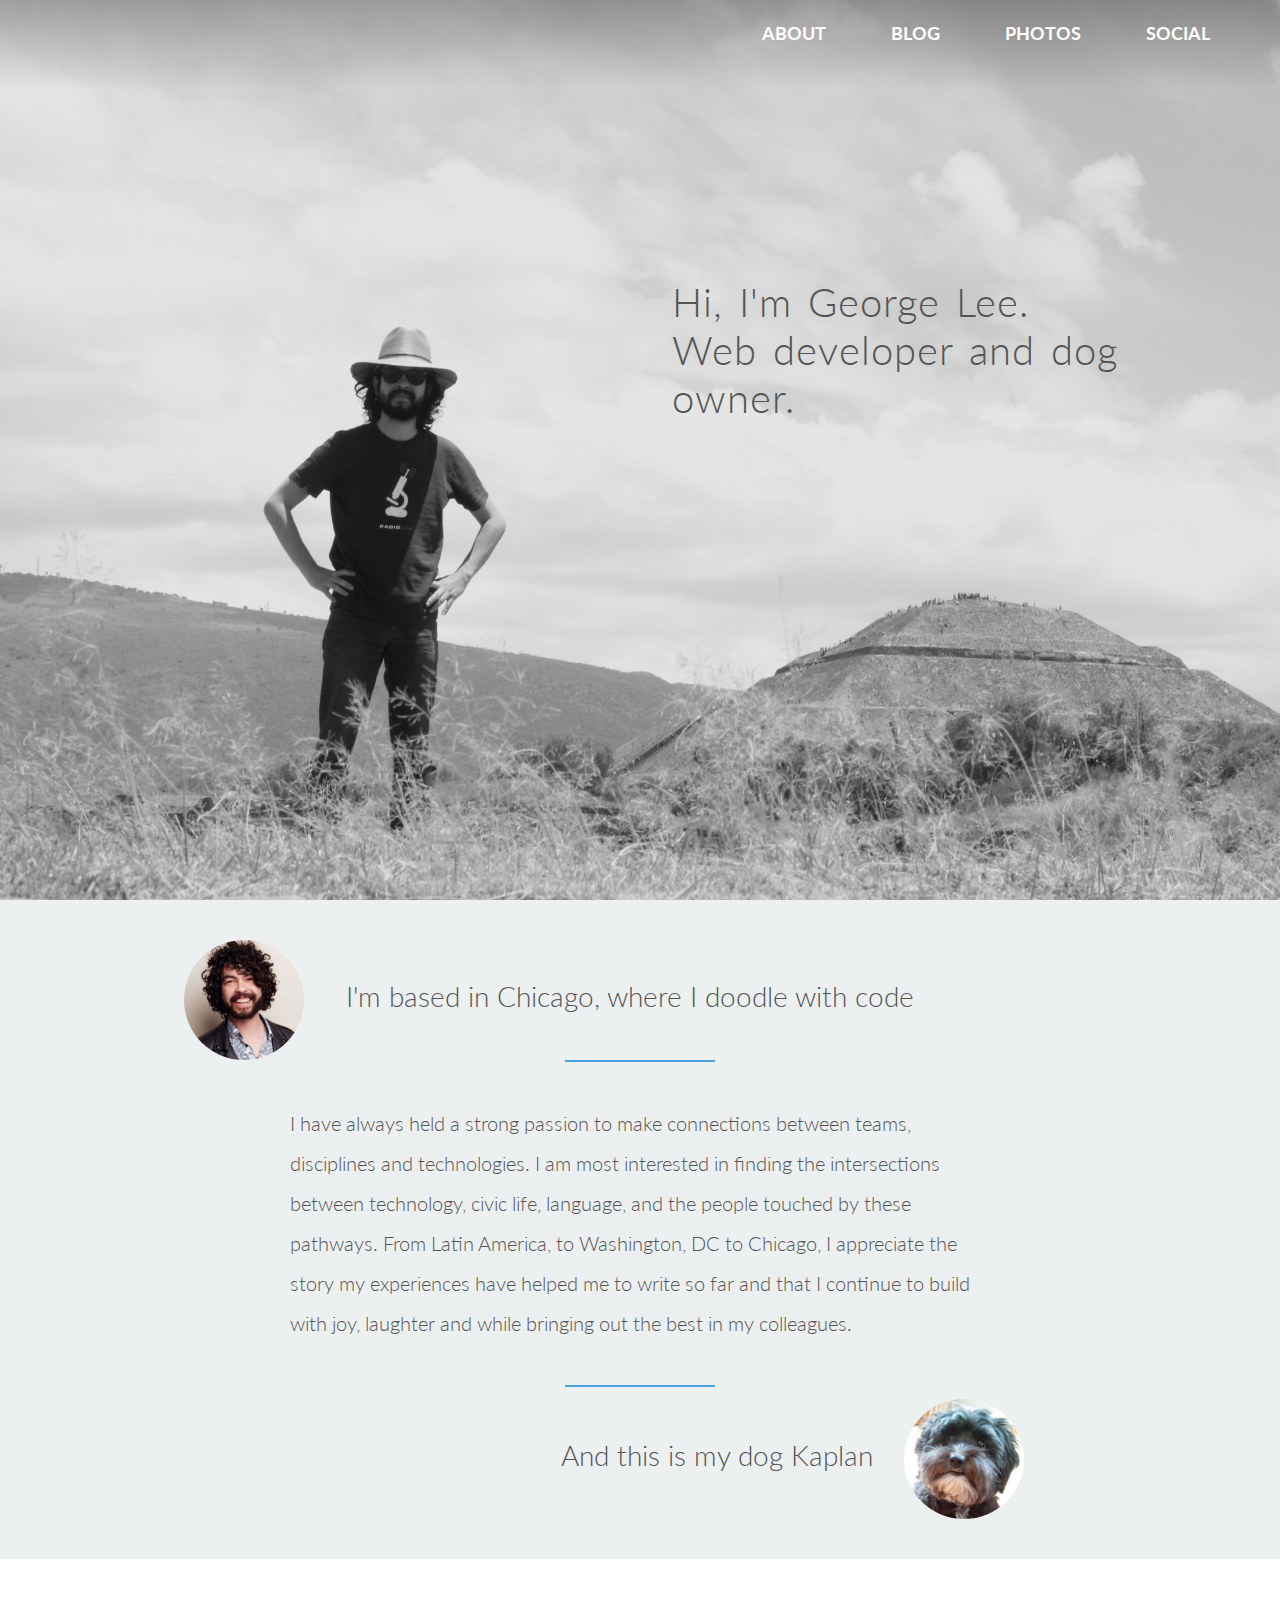
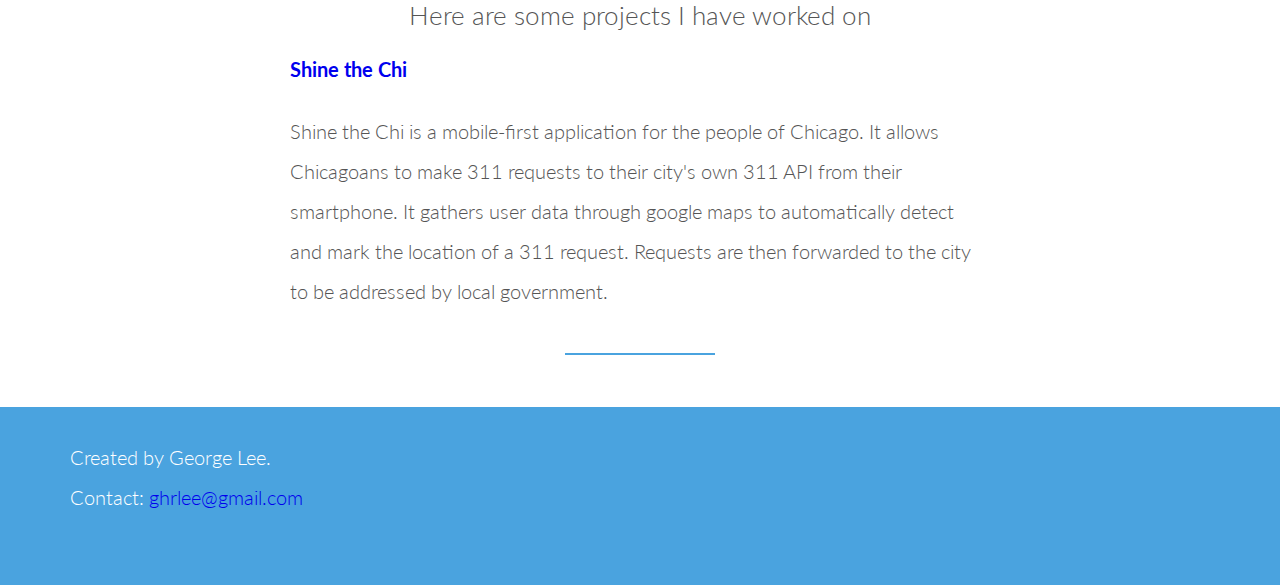
<file: index.html>
<!DOCTYPE html>
<html lang="en">
  <head>
    <link rel="stylesheet" type="text/css" href="vendors/css/normalize.css">
    <link rel="stylesheet" type="text/css" href="vendors/css/grid.css">
    <link rel="stylesheet" type="text/css" href="resources/css/style.css">
    <link href='https://fonts.googleapis.com/css?family=Lobster|Lato:400,100,300,300italic' rel='stylesheet' type='text/css'>
    <title> George Lee </title>
  </head>
  <body>
    <header>
      <nav>
        <div class="row">
          <ul class="main-nav">
            <li> <a href="#about"> About </a> </li>
            <li> <a href="#"> Blog </a> </li>
            <li> <a href="#"> Photos </a> </li>
            <li> <a href="#"> Social </a> </li>
          </ul>
        </div>
      </nav>
      <div class="hero-text-box">
        <h1> Hi, I'm George Lee.<br> Web developer and dog owner. </h1>
      </div>
    </header>

    <section class="about" id="about">
      <div class="row">
        <div class="george">
          <cite>
          <img src="resources/css/img/about.jpg">
          I'm based in Chicago, where I doodle with code</cite>
        </div>

      </div>

      <div class="row">
        <div class="col 1-of-3">
          <p>
            I have always held a strong passion to make connections between teams, disciplines and technologies.

            I am most interested in finding the intersections between technology, civic life, language, and the people touched by these pathways. From Latin America, to Washington, DC to Chicago, I appreciate the story my experiences have helped me to write so far and that I continue to build with joy, laughter and while bringing out the best in my colleagues.

          </p>
        </div>

      </div>
      <div class="kaplan">
        <cite>And this is my dog Kaplan<img src="resources/css/img/kaplan.png"></cite>
      </div>
    </section>
    <section class="projects">
      <h3> Here are some projects I have worked on</h3>
      
      <div class="row">
        <div class="col 1-of-3">
        <h4><a href="https://shinethechi.herokuapp.com/"> Shine the Chi</a> </h4>
        <p>Shine the Chi is a mobile-first application for the people of Chicago. It allows Chicagoans to make 311 requests to their city's own 311 API from their smartphone. It gathers user data through google maps to automatically detect and mark the location of a 311 request. Requests are then forwarded to the city to be addressed by local government. </p>
        </div>
      </div>
    </section>

    <footer>
      <div class="row">
        <!-- <div class="col span-1-of-2"> -->
          <p> Created by George Lee. <br> Contact: <a href="mailto:ghrlee@gmail.com"> ghrlee@gmail.com</p>
        <!-- </div> -->
      </div>

    </footer>






  </body>
</html>
</file>
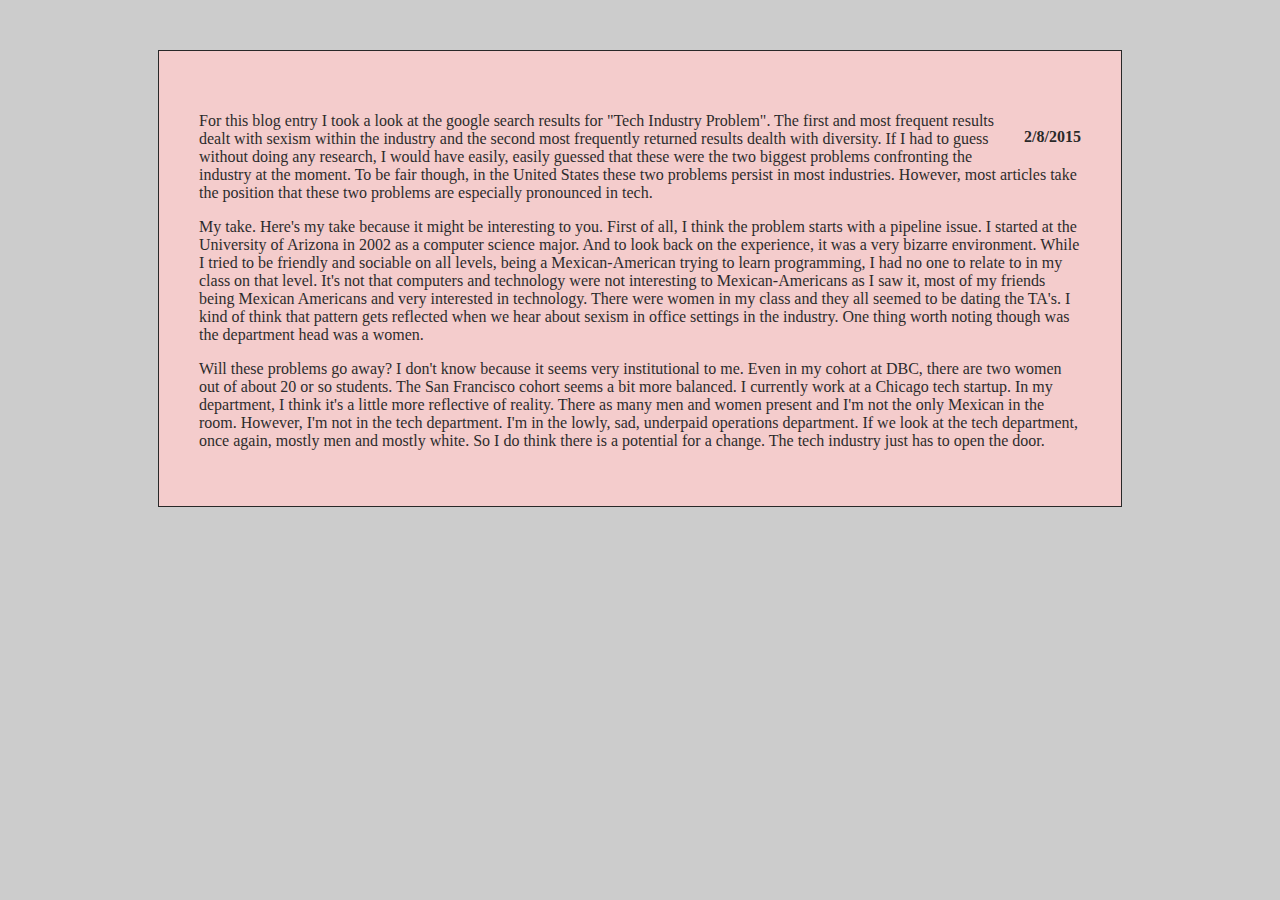
<file: blog/c4-tech-issues.html>
<!DOCTYPE html>
<head>
  <title>Your page title here</title>
  <meta charset="UTF-8">
  <link rel="stylesheet" type="text/css" href="blog-stylesheet.css">
</head>

<main>
  <div class="transbox">
  <h1><!-- insert title here --><font size="6"><!-- --> </font> <font size="3"> <p class="alignright"><!-- Today's Days -->2/8/2015</p> </h1>


  <section>
    
    <p>
      <!-- Paragraph 1 -->For this blog entry I took a look at the google search results for "Tech Industry Problem". The first and most frequent results dealt with sexism within the industry and the second most frequently returned results dealth with diversity. If I had to guess without doing any research, I would have easily, easily guessed that these were the two biggest problems confronting the industry at the moment. To be fair though, in the United States these two problems persist in most industries. However, most articles take the position that these two problems are especially pronounced in tech. 
    </p>
    <p>
       <!-- Paragraph 2 -->My take. Here's my take because it might be interesting to you. First of all, I think the problem starts with a pipeline issue. I started at the University of Arizona in 2002 as a computer science major. And to look back on the experience, it was a very bizarre environment. While I tried to be friendly and sociable on all levels, being a Mexican-American trying to learn programming, I had no one to relate to in my class on that level. It's not that computers and technology were not interesting to Mexican-Americans as I saw it, most of my friends being Mexican Americans and very interested in technology. There were women in my class and they all seemed to be dating the TA's. I kind of think that pattern gets reflected when we hear about sexism in office settings in the industry. One thing worth noting though was the department head was a women. 
       
    </p>
    <p>
        <!-- Paragraph 3 --> Will these problems go away? I don't know because it seems very institutional to me. Even in my cohort at DBC, there are two women out of about 20 or so students. The San Francisco cohort seems a bit more balanced. I currently work at a Chicago tech startup. In my department, I think it's a little more reflective of reality. There as many men and women present and I'm not the only Mexican in the room. However, I'm not in the tech department. I'm in the lowly, sad, underpaid operations department. If we look at the tech department, once again, mostly men and mostly white. So I do think there is a potential for a change. The tech industry just has to open the door.
      <!-- copy and paste as many sections as you want to add paragraphs -->
  </section>
</main>
</file>
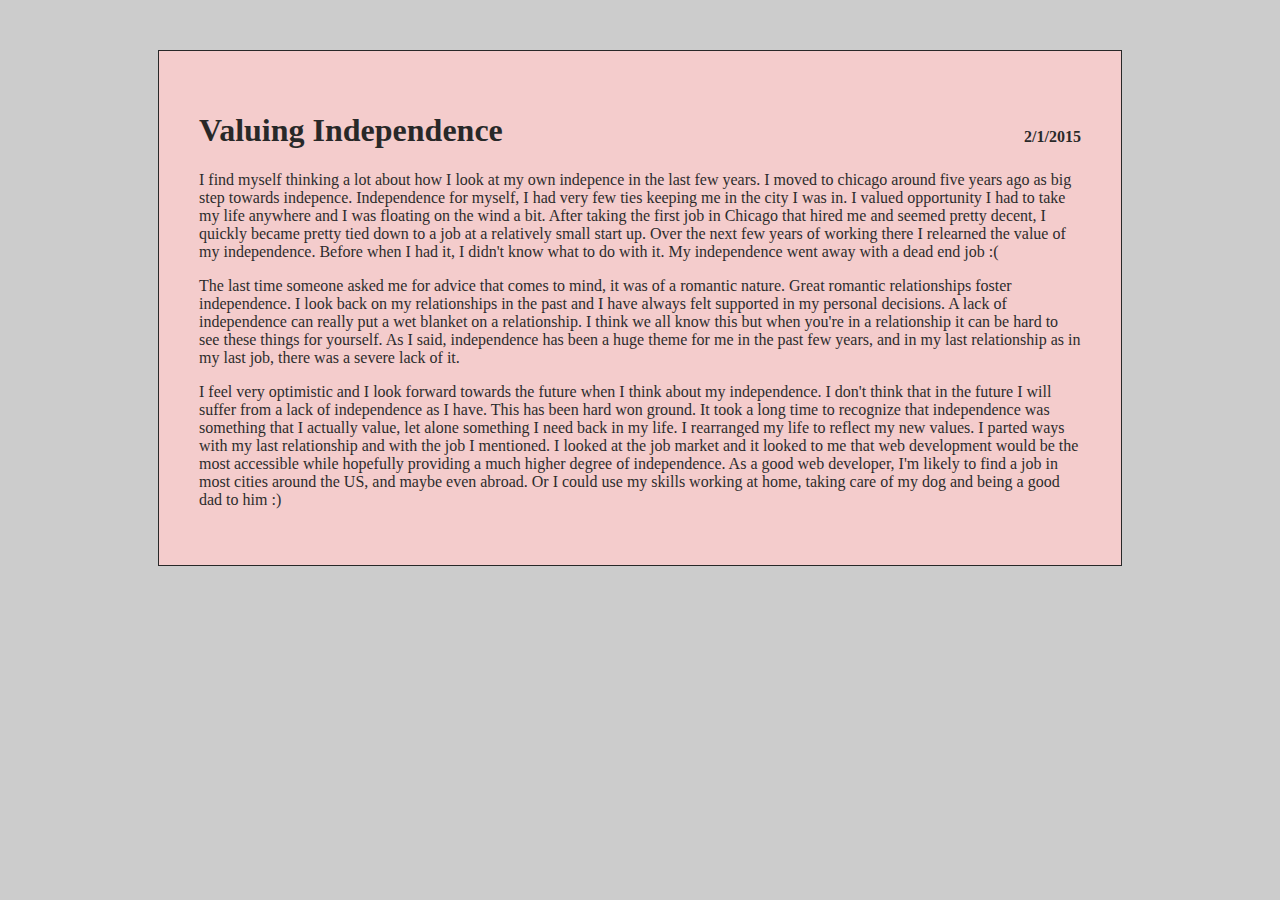
<file: blog/c7-values.html>
<!DOCTYPE html>
<head>
  <title>Your page title here</title>
  <meta charset="UTF-8">
  <link rel="stylesheet" type="text/css" href="blog-stylesheet.css">
</head>

<main>
  <div class="transbox">
  <h1><!-- insert title here -->Valuing Independence<font size="6"><!-- --> </font> <font size="3"> <p class="alignright"><!-- Today's Days -->2/1/2015</p> </h1>


  <section>
    
    <p>
      <!-- Paragraph 1 -->
      I find myself thinking a lot about how I look at my own indepence in the last few years. I moved to chicago around five years ago as big step towards
      indepence. Independence for myself, I had very few ties keeping me in the city I was in. I valued opportunity I had to take my life anywhere and I 
      was floating on the wind a bit. After taking the first job in Chicago that hired me and seemed pretty decent, I quickly became pretty tied down to
      a job at a relatively small start up. Over the next few years of working there I relearned the value of my independence. Before when I had it, I didn't
      know what to do with it. My independence went away with a dead end job :(
    </p>
    <p>
       <!-- Paragraph 2 -->
       The last time someone asked me for advice that comes to mind, it was of a romantic nature. Great romantic relationships foster independence. I look back
       on my relationships in the past and I have always felt supported in my personal decisions. A lack of independence can really put a wet blanket on
       a relationship. I think we all know this but when you're in a relationship it can be hard to see these things for yourself. As I said, independence has
       been a huge theme for me in the past few years, and in my last relationship as in my last job, there was a severe lack of it. 
       
    </p>
    <p>

        <!-- Paragraph 3 --> 
        I feel very optimistic and I look forward towards the future when I think about my independence. I don't think that in the future I will suffer from 
        a lack of independence as I have. This has been hard won ground. It took a long time to recognize that independence was something that I actually
        value, let alone something I need back in my life. I rearranged my life to reflect my new values. I parted ways with my last relationship and with 
        the job I mentioned. I looked at the job market and it looked to me that web development would be the most accessible while hopefully providing a 
        much higher degree of independence. As a good web developer, I'm likely to find a job in most cities around the US, and maybe even abroad. Or I 
        could use my skills working at home, taking care of my dog and being a good dad to him :)
      <!-- copy and paste as many sections as you want to add paragraphs -->
  </section>
</main>
</file>
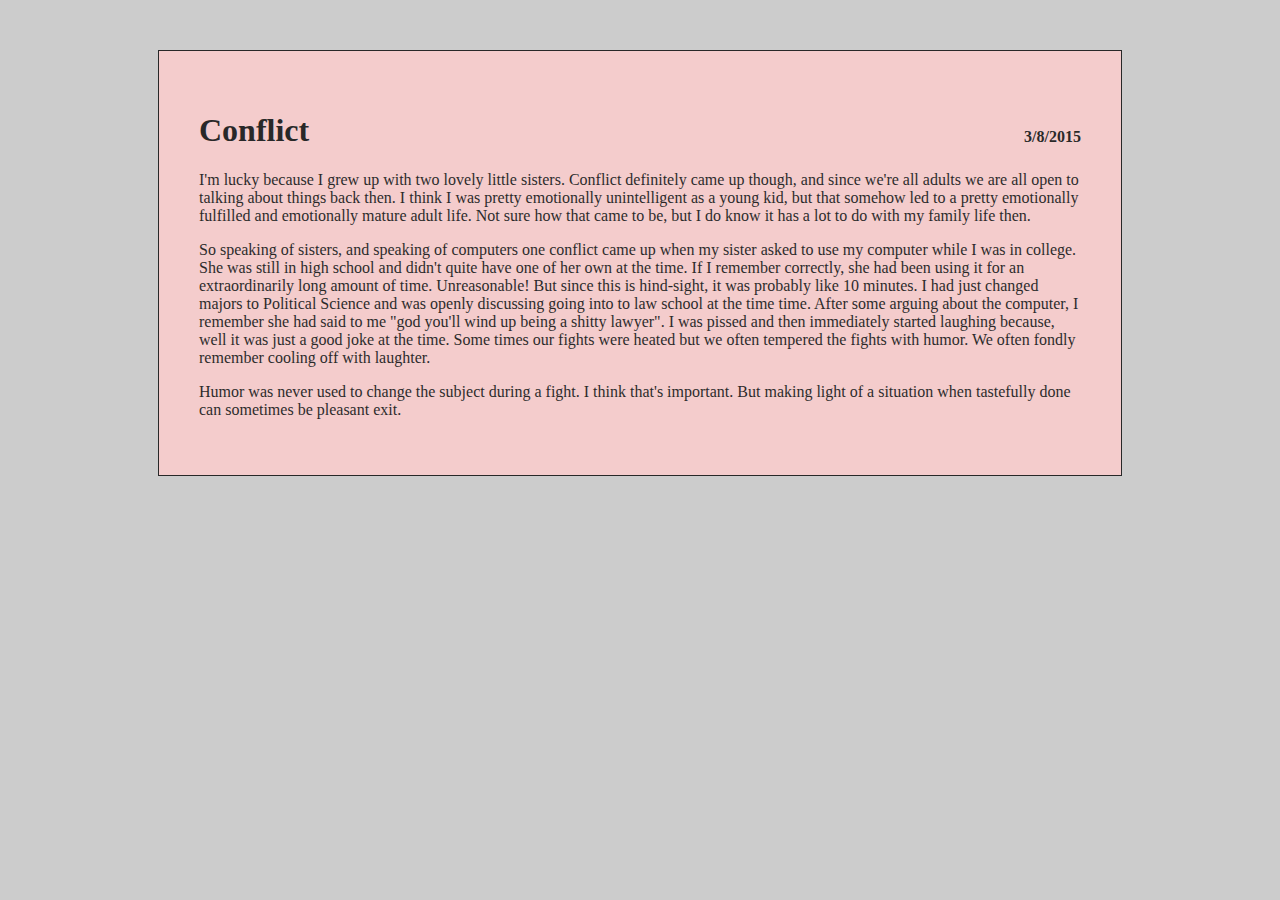
<file: blog/c8-conflict.html>
<!DOCTYPE html>
<head>
  <title>Your page title here</title>
  <meta charset="UTF-8">
  <link rel="stylesheet" type="text/css" href="blog-stylesheet.css">
</head>

<main>
  <div class="transbox">
  <h1><!-- insert title here -->Conflict <font size="6"><!-- --> </font> <font size="3"> <p class="alignright"><!-- Today's Days -->3/8/2015</p> </h1>


  <section>
    
    <p>
      <!-- Paragraph 1 -->
       I'm lucky because I grew up with two lovely little sisters. Conflict definitely came up though, and since we're all adults we are all open to talking about things back then. I think I was pretty emotionally unintelligent as a young kid, but that somehow led to a pretty emotionally fulfilled and emotionally mature adult life. Not sure how that came to be, but I do know it has a lot to do with my family life then. 
      
    </p>
    <p>
       <!-- Paragraph 2 -->
       So speaking of sisters, and speaking of computers one conflict came up when my sister asked to use my computer while I was in college. She was still in high school and didn't quite have one of her own at the time. If I remember correctly, she had been using it for an extraordinarily long amount of time. Unreasonable! But since this is hind-sight, it was probably like 10 minutes. I had just changed majors to Political Science and was openly discussing going into to law school at the time time. After some arguing about the computer, I remember she had said to me "god you'll wind up being a shitty lawyer". I was pissed and then immediately started laughing because, well it was just a good joke at the time. Some times our fights were heated but we often tempered the fights with humor. We often fondly remember cooling off with laughter. 
       
    </p>
    <p>

        <!-- Paragraph 3 --> 
        Humor was never used to change the subject during a fight. I think that's important. But making light of a situation when tastefully done can sometimes be pleasant exit. 
      <!-- copy and paste as many sections as you want to add paragraphs -->
  </section>
</main>
</file>
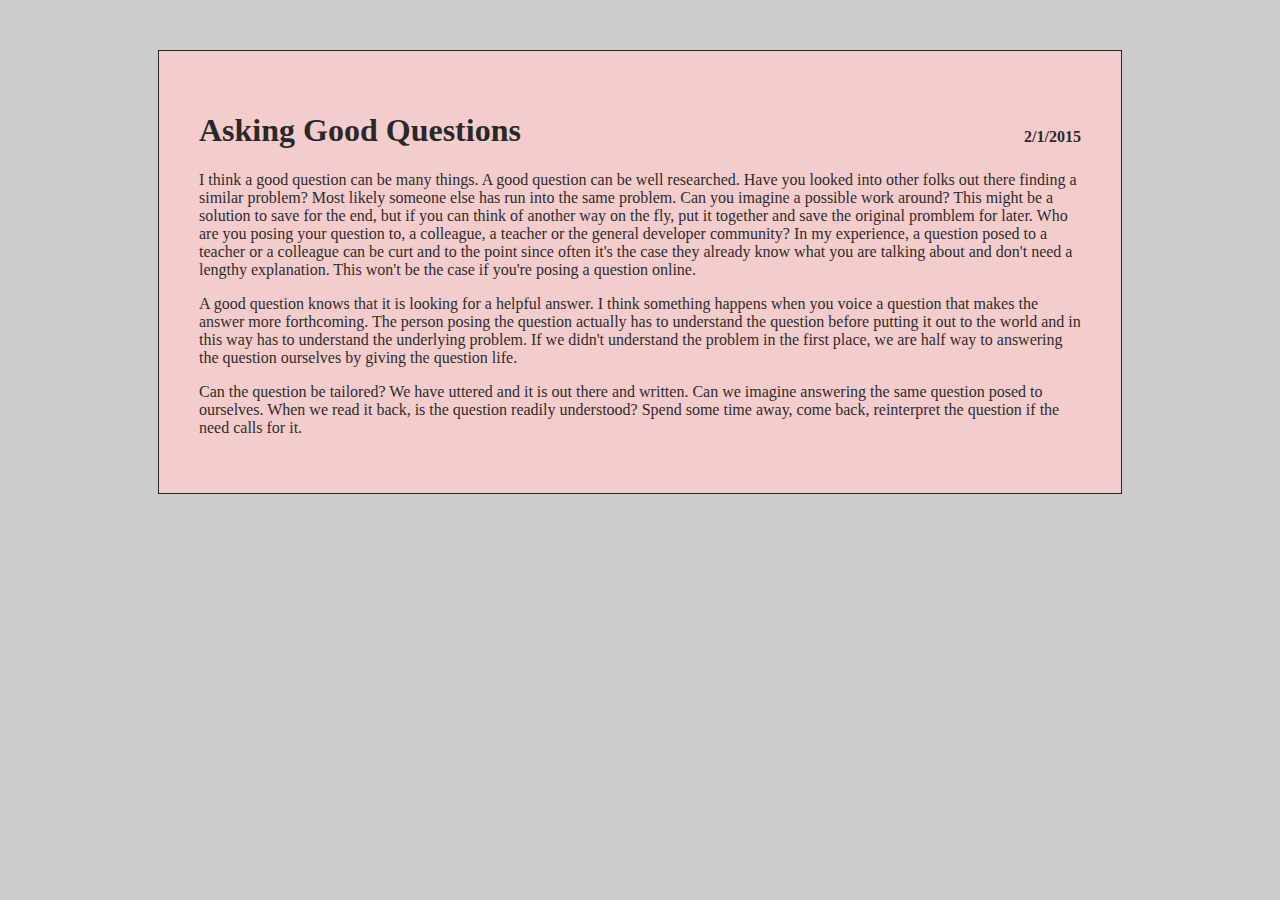
<file: blog/c9-questions.html>
<!DOCTYPE html>
<head>
  <title>Your page title here</title>
  <meta charset="UTF-8">
  <link rel="stylesheet" type="text/css" href="blog-stylesheet.css">
</head>

<main>
  <div class="transbox">
  <h1><!-- insert title here -->Asking Good Questions<font size="6"><!-- --> </font> <font size="3"> <p class="alignright"><!-- Today's Days -->2/1/2015</p> </h1>


  <section>
    
    <p>
      <!-- Paragraph 1 -->
      I think a good question can be many things. A good question can be well researched. Have you looked into other folks out there finding a similar problem? Most likely someone else has run into the same problem. Can you imagine a possible work around? This might be a solution to save for the end, but if you can think of another way on the fly, put it together and save the original promblem for later. Who are you posing your question to, a colleague, a teacher or the general developer community? In my experience, a question posed to a teacher or a colleague can be curt and to the point since often it's the case they already know what you are talking about and don't need a lengthy explanation. This won't be the case if you're posing a question online.
    </p>
    <p>
       <!-- Paragraph 2 -->
       A good question knows that it is looking for a helpful answer. I think something happens when you voice a question that makes the answer more forthcoming. The person posing the question actually has to understand the question before putting it out to the world and in this way has to understand the underlying problem. If we didn't understand the problem in the first place, we are half way to answering the question ourselves by giving the question life.
       
    </p>
    <p>

        <!-- Paragraph 3 --> 
        Can the question be tailored? We have uttered and it is out there and written. Can we imagine answering the same question posed to ourselves. When we read it back, is the question readily understood? Spend some time away, come back, reinterpret the question if the need calls for it. 
      <!-- copy and paste as many sections as you want to add paragraphs -->
  </section>
</main>
</file>
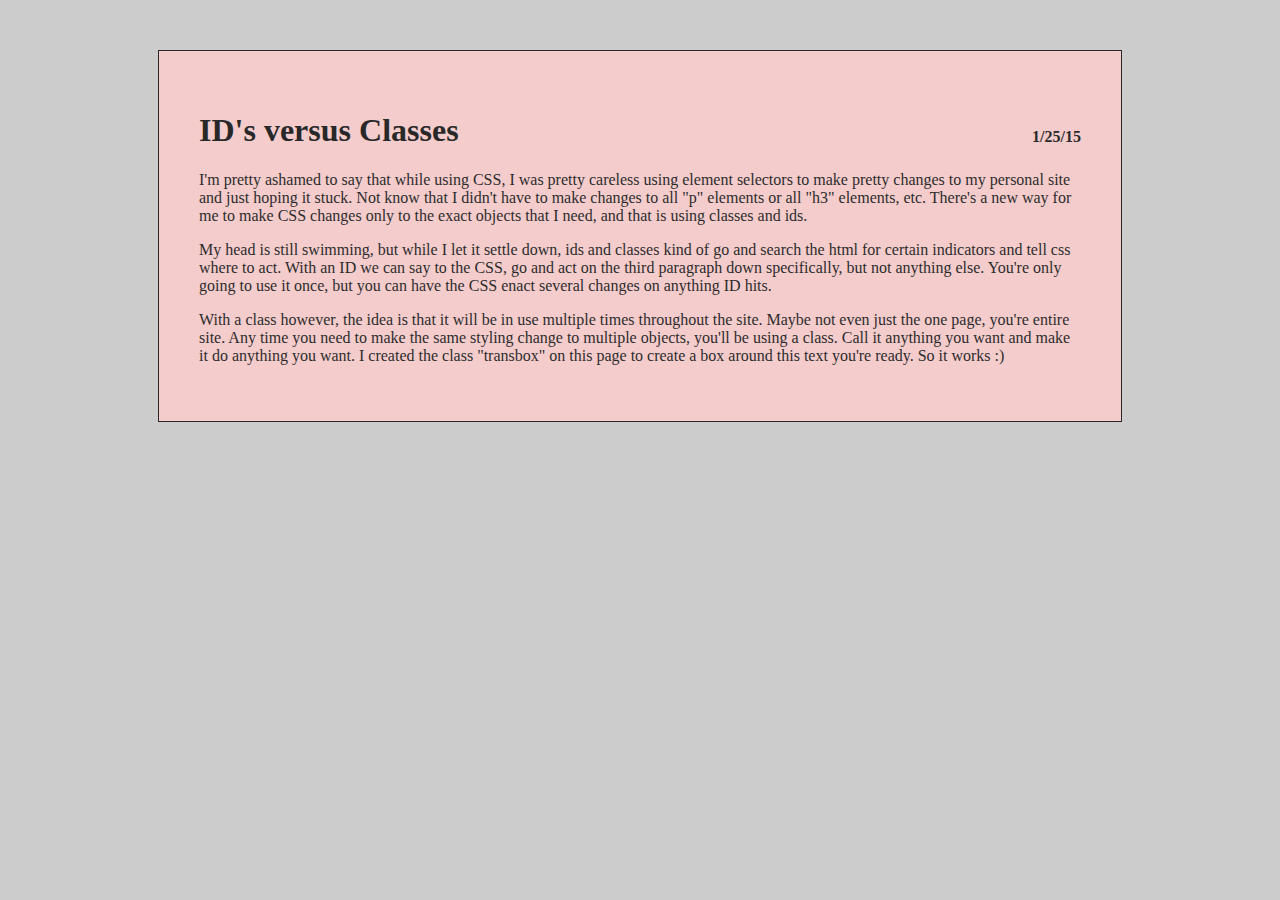
<file: blog/t2-css-design.html>
<!DOCTYPE html>
<head>
  <title>Your page title here</title>
  <meta charset="UTF-8">
  <link rel="stylesheet" type="text/css" href="blog-stylesheet.css">
</head>

<main>
  <div class="transbox">
  <h1><!-- insert title here -->ID's versus Classes<font size="6"><!-- --> </font> <font size="3"> <p class="alignright"><!-- Today's Days -->1/25/15</p> </h1>


  <section>
    
    <p>
      <!-- Paragraph 1 -->I'm pretty ashamed to say that while using CSS, I was pretty careless using element selectors to make pretty changes to my personal site and just hoping it stuck. Not know that I didn't have to make changes to all "p" elements or all "h3" elements, etc. There's a new way for me to make CSS changes only to the exact objects that I need, and that is using classes and ids.
    </p>
    <p>
       <!-- Paragraph 2 -->My head is still swimming, but while I let it settle down, ids and classes kind of go and search the html for certain indicators and tell css where to act. With an ID we can say to the CSS, go and act on the third paragraph down specifically, but not anything else. You're only going to use it once, but you can have the CSS enact several changes on anything ID hits. 
    </p>
    <p>
        <!-- Paragraph 3 -->With a class however, the idea is that it will be in use multiple times throughout the site. Maybe not even just the one page, you're entire site. Any time you need to make the same styling change to multiple objects, you'll be using a class. Call it anything you want and make it do anything you want. I created the class "transbox" on this page to create a box around this text you're ready. So it works :)

      <!-- copy and paste as many sections as you want to add paragraphs -->
  </section>
</main>
</file>
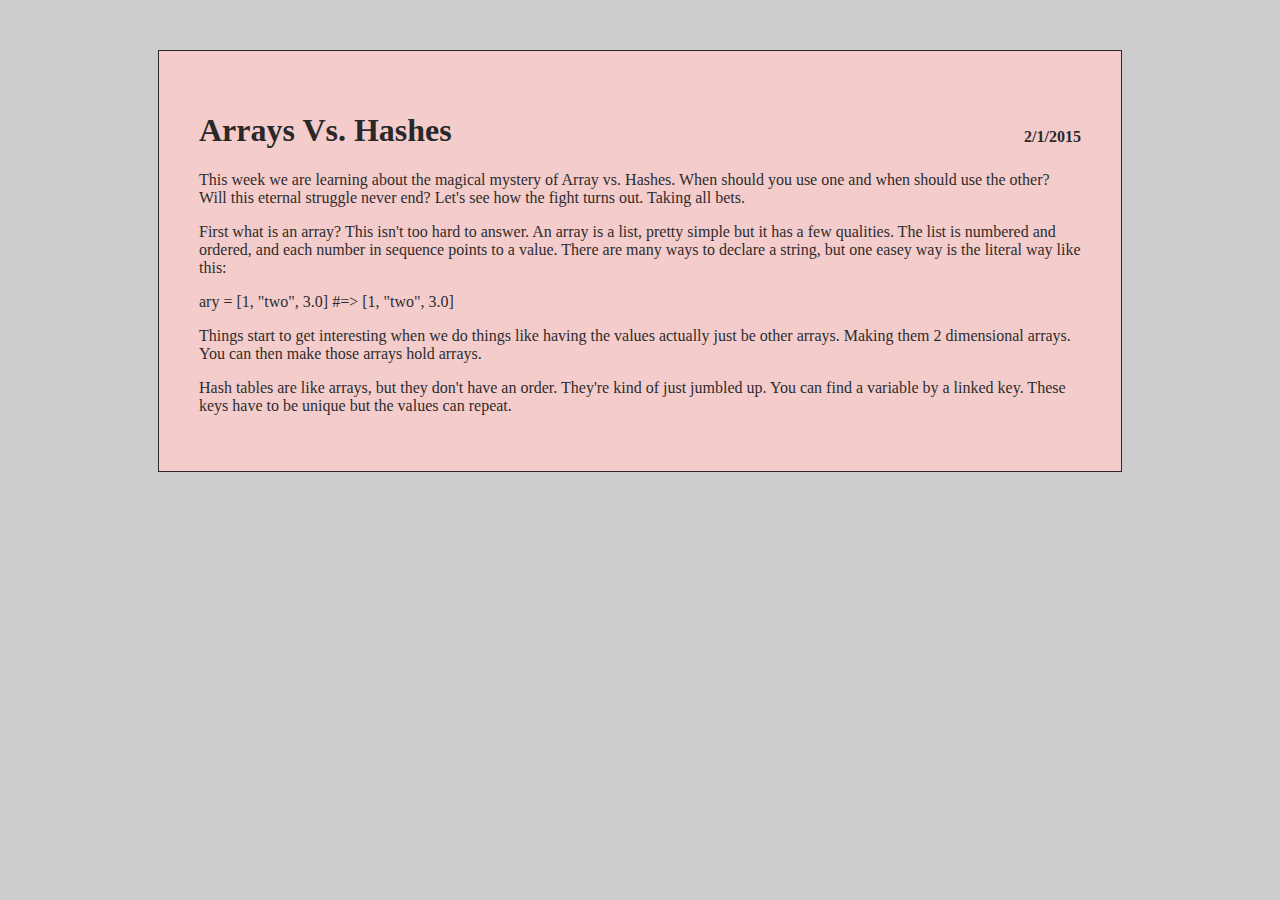
<file: blog/t3-hash-blog.html>
<!DOCTYPE html>
<head>
  <title>Your page title here</title>
  <meta charset="UTF-8">
  <link rel="stylesheet" type="text/css" href="blog-stylesheet.css">
</head>

<main>
  <div class="transbox">
  <h1><!-- insert title here -->Arrays Vs. Hashes<font size="6"><!-- --> </font> <font size="3"> <p class="alignright"><!-- Today's Days -->2/1/2015</p> </h1>


  <section>
    
    <p>
      <!-- Paragraph 1 -->This week we are learning about the magical mystery of Array vs. Hashes. When should you use one and when should use the other? Will this eternal struggle never end? Let's see how the fight turns out. Taking all bets. 
    </p>
    <p>
       <!-- Paragraph 2 -->First what is an array? This isn't too hard to answer. An array is a list, pretty simple but it has a few qualities. The list is numbered and ordered, and each number in sequence points to a value. There are many ways to declare a string, but one easey way is the literal way like this: </p> <p> ary = [1, "two", 3.0] #=> [1, "two", 3.0] </p>
       <p> Things start to get interesting when we do things like having the values actually just be other arrays. Making them 2 dimensional arrays. You can then make those arrays hold arrays. 
    </p>
    <p>
        <!-- Paragraph 3 --> Hash tables are like arrays, but they don't have an order. They're kind of just jumbled up. You can find a variable by a linked key. These keys have to be unique but the values can repeat.

      <!-- copy and paste as many sections as you want to add paragraphs -->
  </section>
</main>
</file>
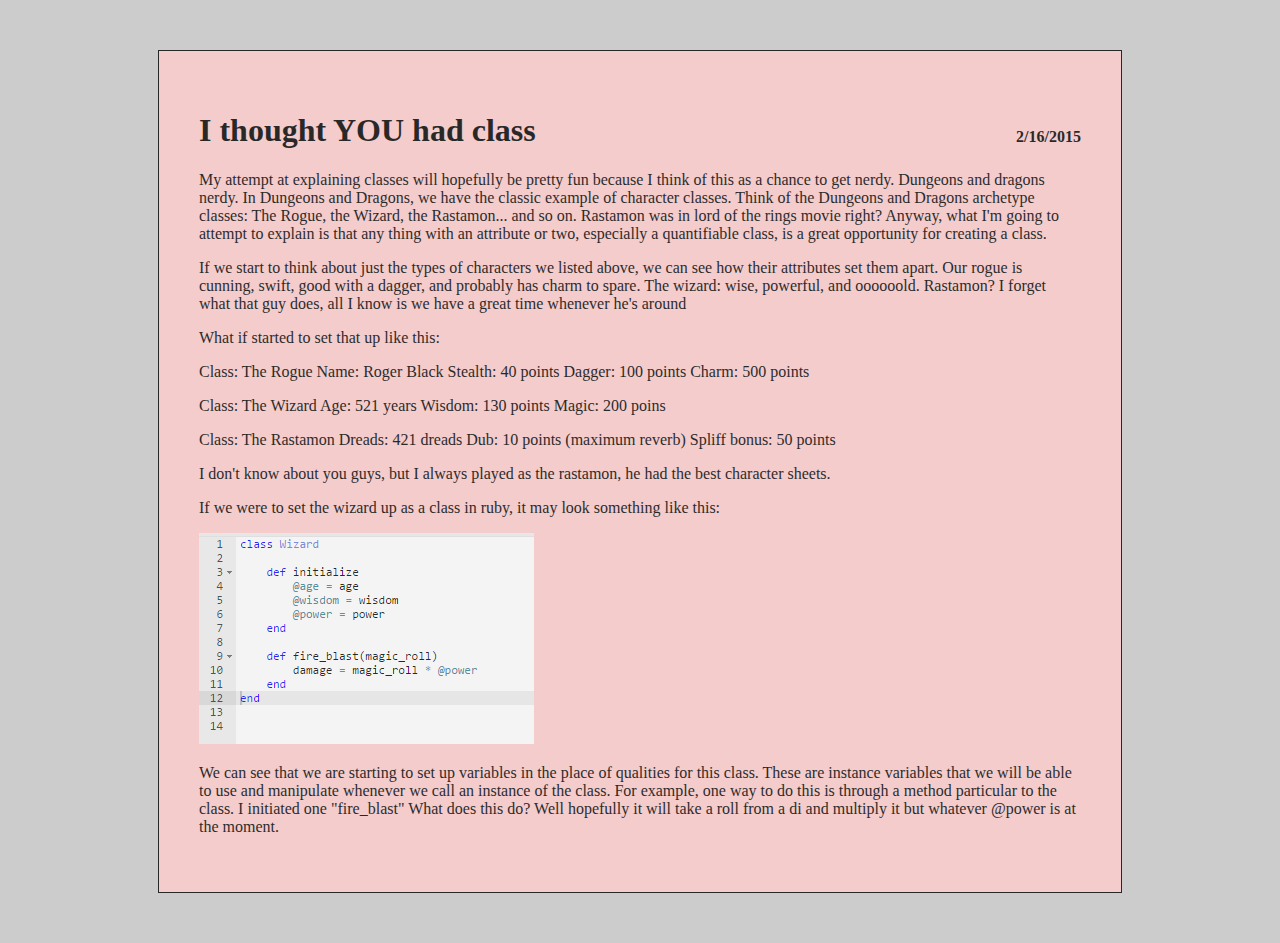
<file: blog/t5-ruby-classes.html>
<!DOCTYPE html>
<head>
  <title>I thought you had class</title>
  <meta charset="UTF-8">
  <link rel="stylesheet" type="text/css" href="blog-stylesheet.css">
</head>

<main>
  <div class="transbox">
  <h1><!-- insert title here -->I thought YOU had class<font size="6"><!-- --> </font> <font size="3"> <p class="alignright"><!-- Today's Days -->2/16/2015</p> </h1>


  <section>
    
    <p>
      <!-- Paragraph 1 -->
      My attempt at explaining classes will hopefully be pretty fun because I think of this as a chance to get nerdy. Dungeons and dragons nerdy. In Dungeons and Dragons, we have the classic example of character classes. Think of the Dungeons and Dragons archetype classes: The Rogue, the Wizard, the Rastamon... and so on. Rastamon was in lord of the rings movie right? Anyway, what I'm going to attempt to explain is that any thing with an attribute or two, especially a quantifiable class, is a great opportunity for creating a class. 
    </p>
    <p>
       <!-- Paragraph 2 -->
       If we start to think about just the types of characters we listed above, we can see how their attributes set them apart. Our rogue is cunning, swift, good with a dagger, and probably has charm to spare. The wizard: wise, powerful, and oooooold. Rastamon? I forget what that guy does, all I know is we have a great time whenever he's around
       
    </p>
    <p>
        <!-- Paragraph 3 --> 
        What if started to set that up like this:
        <table>
   <tr>
      <p>
     Class: The Rogue
         Name: Roger Black
         Stealth: 40 points
         Dagger: 100 points
         Charm: 500 points
       </p>
  

    
      <p>
         Class: The Wizard
         Age: 521 years
         Wisdom: 130 points
         Magic: 200 poins
      </p>
      <p>
        Class: The Rastamon
        Dreads: 421 dreads
        Dub: 10 points (maximum reverb)
        Spliff bonus: 50 points
      </p>

      <p>
        I don't know about you guys, but I always played as the rastamon, he had the best character sheets. 


      </p>

      <p> If we were to set the wizard up as a class in ruby, it may look something like this: </p>

      <img src= https://ghrlee.github.io/blog/wiz.png>

      <p> We can see that we are starting to set up variables in the place of qualities for this class. These are instance variables that we will be able to use and manipulate whenever we call an instance of the class. For example, one way to do this is through a method particular to the class. I initiated one "fire_blast" What does this do? Well hopefully it will take a roll from a di and multiply it but whatever @power is at the moment. </p>
   </tr>
</table>
      <!-- copy and paste as many sections as you want to add paragraphs -->
  </section>
</main>
</file>
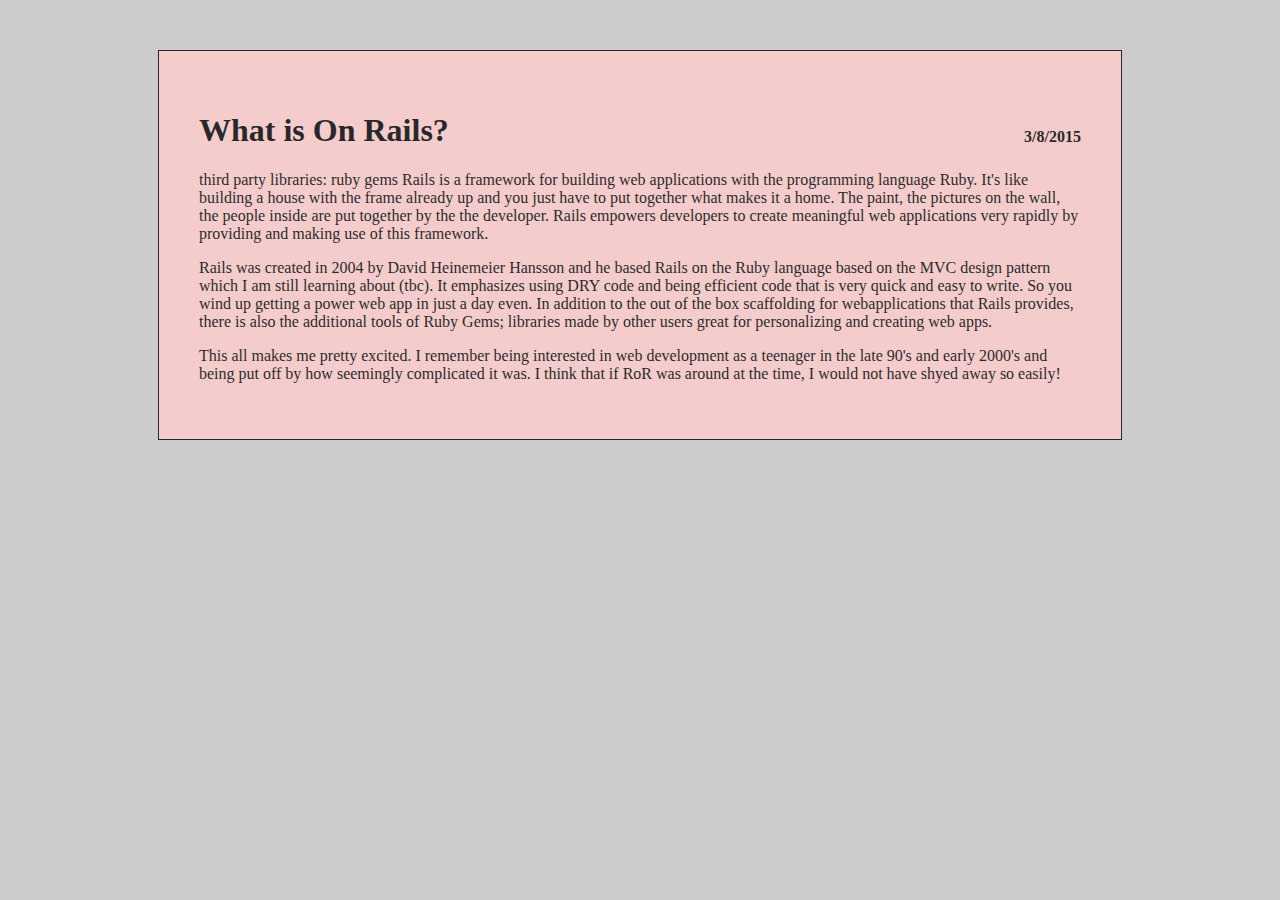
<file: blog/t8-tech.html>
<!DOCTYPE html>
<head>
  <title>Your page title here</title>
  <meta charset="UTF-8">
  <link rel="stylesheet" type="text/css" href="blog-stylesheet.css">
</head>

<main>
  <div class="transbox">
  <h1><!-- insert title here -->What is On Rails? <font size="6"><!-- --> </font> <font size="3"> <p class="alignright"><!-- Today's Days -->3/8/2015</p> </h1>


  <section>
    
    <p>
      <!-- Paragraph 1 -->
      third party libraries: ruby gems
      Rails is a framework for building web applications with the programming language Ruby. It's like building a house with the frame already up and you just have to put together what makes it a home. The paint, the pictures on the wall, the people inside are put together by the the developer. Rails empowers developers to create meaningful web applications very rapidly by providing and making use of this framework. 
      
    </p>
    <p>
       <!-- Paragraph 2 -->
       Rails was created in 2004 by David Heinemeier Hansson and he based Rails on the Ruby language based on the MVC design pattern which I am still learning about (tbc). It emphasizes using DRY code and being efficient code that is very quick and easy to write. So you wind up getting a power web app in just a day even. In addition to the out of the box scaffolding for webapplications that Rails provides, there is also the additional tools of Ruby Gems; libraries made by other users great for personalizing and creating web apps. 
       
    </p>
    <p>

        <!-- Paragraph 3 --> 
        This all makes me pretty excited. I remember being interested in web development as a teenager in the late 90's and early 2000's and being put off by how seemingly complicated it was. I think that if RoR was around at the time, I would not have shyed away so easily!
      <!-- copy and paste as many sections as you want to add paragraphs -->
  </section>
</main>
</file>
<file: vendors/css/grid.css>
/*  SECTIONS  ============================================================================= */

.section {
	clear: both;
	padding: 0px;
	margin: 0px;
}

/*  GROUPING  ============================================================================= */

.row {
    zoom: 1; /* For IE 6/7 (trigger hasLayout) */
}

.row:before,
.row:after {
    content:"";
    display:table;
}
.row:after {
    clear:both;
}

/*  GRID COLUMN SETUP   ==================================================================== */

.col {
	display: block;
	float:left;
	margin: 1% 0 1% 1.6%;
}

.col:first-child { margin-left: 0; } /* all browsers except IE6 and lower */


/*  REMOVE MARGINS AS ALL GO FULL WIDTH AT 480 PIXELS */

@media only screen and (max-width: 480px) {
	.col { 
		/*margin: 1% 0 1% 0%;*/
        margin: 0;
	}
}


/*  GRID OF TWO   ============================================================================= */


.span-2-of-2 {
	width: 100%;
}

.span-1-of-2 {
	width: 49.2%;
}

/*  GO FULL WIDTH AT LESS THAN 480 PIXELS */

@media only screen and (max-width: 480px) {
	.span-2-of-2 {
		width: 100%; 
	}
	.span-1-of-2 {
		width: 100%; 
	}
}


/*  GRID OF THREE   ============================================================================= */

	
.span-3-of-3 {
	width: 100%; 
}

.span-2-of-3 {
	width: 66.13%; 
}

.span-1-of-3 {
	width: 32.26%; 
}


/*  GO FULL WIDTH AT LESS THAN 480 PIXELS */

@media only screen and (max-width: 480px) {
	.span-3-of-3 {
		width: 100%; 
	}
	.span-2-of-3 {
		width: 100%; 
	}
	.span-1-of-3 {
		width: 100%;
	}
}

/*  GRID OF FOUR   ============================================================================= */

	
.span-4-of-4 {
	width: 100%; 
}

.span-3-of-4 {
	width: 74.6%; 
}

.span-2-of-4 {
	width: 49.2%; 
}

.span-1-of-4 {
	width: 23.8%; 
}


/*  GO FULL WIDTH AT LESS THAN 480 PIXELS */

@media only screen and (max-width: 480px) {
	.span-4-of-4 {
		width: 100%; 
	}
	.span-3-of-4 {
		width: 100%; 
	}
	.span-2-of-4 {
		width: 100%; 
	}
	.span-1-of-4 {
		width: 100%; 
	}
}


/*  GRID OF FIVE   ============================================================================= */

	
.span-5-of-5 {
	width: 100%;
}

.span-4-of-5 {
  	width: 79.68%; 
}

.span-3-of-5 {
  	width: 59.36%; 
}

.span-2-of-5 {
  	width: 39.04%;
}

.span-1-of-5 {
  	width: 18.72%;
}


/*  GO FULL WIDTH AT LESS THAN 480 PIXELS */

@media only screen and (max-width: 480px) {
	.span-5-of-5 {
		width: 100%; 
	}
	.span-4-of-5 {
		width: 100%; 
	}
	.span-3-of-5 {
		width: 100%; 
	}
	.span-2-of-5 {
		width: 100%; 
	}
	.span-1-of-5 {
		width: 100%; 
	}
}


/*  GRID OF SIX   ============================================================================= */


.span-6-of-6 {
	width: 100%;
}

.span-5-of-6 {
  	width: 83.06%;
}

.span-4-of-6 {
  	width: 66.13%;
}

.span-3-of-6 {
  	width: 49.2%;
}

.span-2-of-6 {
  	width: 32.26%;
}

.span-1-of-6 {
  	width: 15.33%;
}


/*  GO FULL WIDTH AT LESS THAN 480 PIXELS */

@media only screen and (max-width: 480px) {
	.span-6-of-6 {
		width: 100%; 
	}
	.span-5-of-6 {
		width: 100%; 
	}
	.span-4-of-6 {
		width: 100%; 
	}
	.span-3-of-6 {
		width: 100%; 
	}
	.span-2-of-6 {
		width: 100%; 
	}
	.span-1-of-6 {
		width: 100%; 
	}
}



/*  GRID OF SEVEN   ============================================================================= */


.span-7-of-7 {
	width: 100%;
}

.span-6-of-7 {
	width: 85.48%;
}

.span-5-of-7 {
  	width: 70.97%;
}

.span-4-of-7 {
  	width: 56.45%;
}

.span-3-of-7 {
  	width: 41.94%;
}

.span-2-of-7 {
  	width: 27.42%;
}

.span-1-of-7 {
  	width: 12.91%;
}


/*  GO FULL WIDTH AT LESS THAN 480 PIXELS */

@media only screen and (max-width: 480px) {
	.span-7-of-7 {
		width: 100%; 
	}
	.span-6-of-7 {
		width: 100%; 
	}
	.span-5-of-7 {
		width: 100%; 
	}
	.span-4-of-7 {
		width: 100%; 
	}
	.span-3-of-7 {
		width: 100%; 
	}
	.span-2-of-7 {
		width: 100%; 
	}
	.span-1-of-7 {
		width: 100%; 
	}
}


/*  GRID OF EIGHT   ============================================================================= */

	
.span-8-of-8 {
	width: 100%;
}

.span-7-of-8 {
	width: 87.3%; 
}

.span-6-of-8 {
	width: 74.6%; 
}

.span-5-of-8 {
	width: 61.9%; 
}

.span-4-of-8 {
	width: 49.2%; 
}

.span-3-of-8 {
	width: 36.5%;
}

.span-2-of-8 {
	width: 23.8%; 
}

.span-1-of-8 {
	width: 11.1%; 
}


/*  GO FULL WIDTH AT LESS THAN 480 PIXELS */

@media only screen and (max-width: 480px) {
	.span-8-of-8 {
		width: 100%; 
	}
	.span-7-of-8 {
		width: 100%; 
	}
	.span-6-of-8 {
		width: 100%; 
	}
	.span-5-of-8 {
		width: 100%; 
	}
	.span-4-of-8 {
		width: 100%; 
	}
	.span-3-of-8 {
		width: 100%; 
	}
	.span-2-of-8 {
		width: 100%; 
	}
	.span-1-of-8 {
		width: 100%; 
	}
}


/*  GRID OF NINE   ============================================================================= */


.span-9-of-9 {
	width: 100%;
}

.span-8-of-9 {
	width: 88.71%;
}

.span-7-of-9 {
	width: 77.42%; 
}

.span-6-of-9 {
	width: 66.13%; 
}

.span-5-of-9 {
	width: 54.84%; 
}

.span-4-of-9 {
	width: 43.55%; 
}

.span-3-of-9 {
	width: 32.26%;
}

.span-2-of-9 {
	width: 20.97%; 
}

.span-1-of-9 {
	width: 9.68%; 
}


/*  GO FULL WIDTH AT LESS THAN 480 PIXELS */

@media only screen and (max-width: 480px) {
	.span-9-of-9 {
		width: 100%; 
	}
	.span-8-of-9 {
		width: 100%; 
	}
	.span-7-of-9 {
		width: 100%; 
	}
	.span-6-of-9 {
		width: 100%; 
	}
	.span-5-of-9 {
		width: 100%; 
	}
	.span-4-of-9 {
		width: 100%; 
	}
	.span-3-of-9 {
		width: 100%; 
	}
	.span-2-of-9 {
		width: 100%; 
	}
	.span-1-of-9 {
		width: 100%; 
	}
}


/*  GRID OF TEN   ============================================================================= */


.span-10-of-10 {
	width: 100%;
}

.span-9-of-10 {
	width: 89.84%;
}

.span-8-of-10 {
	width: 79.68%;
}

.span-7-of-10 {
	width: 69.52%; 
}

.span-6-of-10 {
	width: 59.36%; 
}

.span-5-of-10 {
	width: 49.2%; 
}

.span-4-of-10 {
	width: 39.04%; 
}

.span-3-of-10 {
	width: 28.88%;
}

.span-2-of-10 {
	width: 18.72%; 
}

.span-1-of-10 {
	width: 8.56%; 
}


/*  GO FULL WIDTH AT LESS THAN 480 PIXELS */

@media only screen and (max-width: 480px) {
	.span-10-of-10 {
		width: 100%; 
	}
	.span-9-of-10 {
		width: 100%; 
	}
	.span-8-of-10 {
		width: 100%; 
	}
	.span-7-of-10 {
		width: 100%; 
	}
	.span-6-of-10 {
		width: 100%; 
	}
	.span-5-of-10 {
		width: 100%; 
	}
	.span-4-of-10 {
		width: 100%; 
	}
	.span-3-of-10 {
		width: 100%; 
	}
	.span-2-of-10 {
		width: 100%; 
	}
	.span-1-of-10 {
		width: 100%; 
	}
}


/*  GRID OF ELEVEN   ============================================================================= */

.span-11-of-11 {
	width: 100%;
}

.span-10-of-11 {
	width: 90.76%;
}

.span-9-of-11 {
	width: 81.52%;
}

.span-8-of-11 {
	width: 72.29%;
}

.span-7-of-11 {
	width: 63.05%; 
}

.span-6-of-11 {
	width: 53.81%; 
}

.span-5-of-11 {
	width: 44.58%; 
}

.span-4-of-11 {
	width: 35.34%; 
}

.span-3-of-11 {
	width: 26.1%;
}

.span-2-of-11 {
	width: 16.87%; 
}

.span-1-of-11 {
	width: 7.63%; 
}


/*  GO FULL WIDTH AT LESS THAN 480 PIXELS */

@media only screen and (max-width: 480px) {
	.span-11-of-11 {
		width: 100%; 
	}
	.span-10-of-11 {
		width: 100%; 
	}
	.span-9-of-11 {
		width: 100%; 
	}
	.span-8-of-11 {
		width: 100%; 
	}
	.span-7-of-11 {
		width: 100%; 
	}
	.span-6-of-11 {
		width: 100%; 
	}
	.span-5-of-11 {
		width: 100%; 
	}
	.span-4-of-11 {
		width: 100%; 
	}
	.span-3-of-11 {
		width: 100%; 
	}
	.span-2-of-11 {
		width: 100%; 
	}
	.span-1-of-11 {
		width: 100%; 
	}
}


/*  GRID OF TWELVE   ============================================================================= */

.span-12-of-12 {
	width: 100%;
}

.span-11-of-12 {
	width: 91.53%;
}

.span-10-of-12 {
	width: 83.06%;
}

.span-9-of-12 {
	width: 74.6%;
}

.span-8-of-12 {
	width: 66.13%;
}

.span-7-of-12 {
	width: 57.66%; 
}

.span-6-of-12 {
	width: 49.2%; 
}

.span-5-of-12 {
	width: 40.73%; 
}

.span-4-of-12 {
	width: 32.26%; 
}

.span-3-of-12 {
	width: 23.8%;
}

.span-2-of-12 {
	width: 15.33%; 
}

.span-1-of-12 {
	width: 6.86%; 
}


/*  GO FULL WIDTH AT LESS THAN 480 PIXELS */

@media only screen and (max-width: 480px) {
	.span-12-of-12 {
		width: 100%; 
	}
	.span-11-of-12 {
		width: 100%; 
	}
	.span-10-of-12 {
		width: 100%; 
	}
	.span-9-of-12 {
		width: 100%; 
	}
	.span-8-of-12 {
		width: 100%; 
	}
	.span-7-of-12 {
		width: 100%; 
	}
	.span-6-of-12 {
		width: 100%; 
	}
	.span-5-of-12 {
		width: 100%; 
	}
	.span-4-of-12 {
		width: 100%; 
	}
	.span-3-of-12 {
		width: 100%; 
	}
	.span-2-of-12 {
		width: 100%; 
	}
	.span-1-of-12 {
		width: 100%; 
	}
}
</file>
<file: resources/css/style.css>
* {
	margin: 0;
	padding: 0;
	box-sizing: border-box;
	/*border: 1px red solid;*/
}

html {
	color: #555;
	font-family: 'Lato', 'Arial', sans-serif;
	font-weight: 300;
	font-size: 20px;
  text-rendering: optimizeLegibility;
}

.clearfix {zoom: 1}
.clearfix:after {
	content: '.';
	clear: both;
	display: block;
	height: 0;
	visibility: hidden;
}

.row {
	max-width: 1140px;
	margin: 0 auto;
}

.row h3 {
	margin-top: 20px;
}

section {
	background-color: #ecf0f1;
	padding: 40px 0;
}


h1,
h2,
h3 {
	font-weight: 300;
}

h1 {
	margin-top: 0;
	margin-bottom: 20px;
	/*color: #fff;*/
	font-size: 200%;
	word-spacing: 4px;
	letter-spacing: 1px;
	/*font-weight: bold;*/
}

h2 {
  font-size: 130%;
  word-spacing: 2px;
  text-align: center;
  margin-bottom: 30px;
	letter-spacing: 1px;
}

h2:after {
	display: block;
	height: 2px;
	background-color: #4aa3df;
	content: " ";
	width: 150px;
	margin: 0 auto;
	margin-top: 30px;

}

h3 {
  font-size: 130%;
  text-align: center;
  margin-bottom: 15px;
}

.col {
	padding: 0 220px;
}

.col:after {
	display: block;
	height: 2px;
	background-color: #4aa3df;
	content: " ";
	width: 150px;
	margin: 0 auto;
	margin-top: 30px;

}

/*background: -webkit-gradient(linear, left top, left bottom, color-stop(0%,#7d7d7d), color-stop(9%,#ffffff));*/

header {
	/* Permalink - use to edit and share this gradient: http://colorzilla.com/gradient-editor/#7d7d7d+0,ffffff+9 */
	background-image: linear-gradient(rgba(0, 0, 0, 0.35), rgba(0, 0, 0, 0.1) 10%), url(img/mexico.jpg);
	background-size: cover;
	background-position: center;
	height: 100vh;
}

.hero-text-box {
	position: absolute;
	width: 45%;
	top: 40%;
	left: 75%;
	transform: translate(-50%, -50%);
}

.logo {
	height: 100px;
	width: auto;
}

.main-nav {
	float: right;
	list-style: none;
}

.main-nav li {
  display: inline-block;
  margin-left: 60px;
  margin-top: 20px;
}

.main-nav li a:link,
.main-nav li a:visited {
	padding: 8px 0;
	color: #fff;
	text-decoration: none;
	text-transform: uppercase;
	font-size: 90%;
	font-weight: bold;
	border-bottom: 2px solid transparent;
	transition: border-bottom 0.2s;
}

.main-nav li a:hover,
.main-nav li a:active {
	border-bottom: 2px solid #4aa3df;
	}

p {
	line-height: 200%;
	margin: 30px 0;
	margin-bottom: 6%;
}

.george cite {
	font-style: normal;
  font-size: 140%;
  margin-left: 10%;
}

.george cite img {
	margin-right: 3%;
	vertical-align: middle;
	height: 120px;
	border-radius: 50%;
}

.george:after {
	display: block;
	height: 2px;
	background-color: #4aa3df;
	content: " ";
	width: 150px;
	margin: 0 auto;
	/*margin-top: 30px;*/

}

.kaplan cite {
	font-style: normal;
  font-size: 140%;
  display: block;
  text-align: right;
  margin-right: 20%;
}

.kaplan cite img {
	margin-left: 3%;
	vertical-align: middle;
	height: 120px;
	border-radius: 50%

}

.projects {
	background-color: #fff;
}

.projects a {
	text-decoration: none;
}

footer {
	color: #fff;
	text-decoration: none;
	background-color: #4aa3df;
}

footer a {
	text-decoration: none;
}
</file>
<file: blog/blog-stylesheet.css>
body {
    background-image: url("https://ppcdn.500px.org/96679297/c83b2716ec4308f530bcb9b273540c3d1c13af11/2048.jpg");
    background-color: #cccccc;
}

h5 {
    text-align: right;
}

div.transbox
{
  margin: 30px;
  background-color: #FFCCCC;
  border: 1px solid black;
  opacity:0.8;
  filter:alpha(opacity=80); /* For IE8 and earlier */
  margin-top: 50px;
    margin-bottom: 50px;
    margin-right: 150px;
    margin-left: 150px;
    white-space: normal;
    padding: 40px;
}

.alignleft {
	float: left;
}
.alignright {
	float: right;
}

div.titlebar
{




}
</file>
